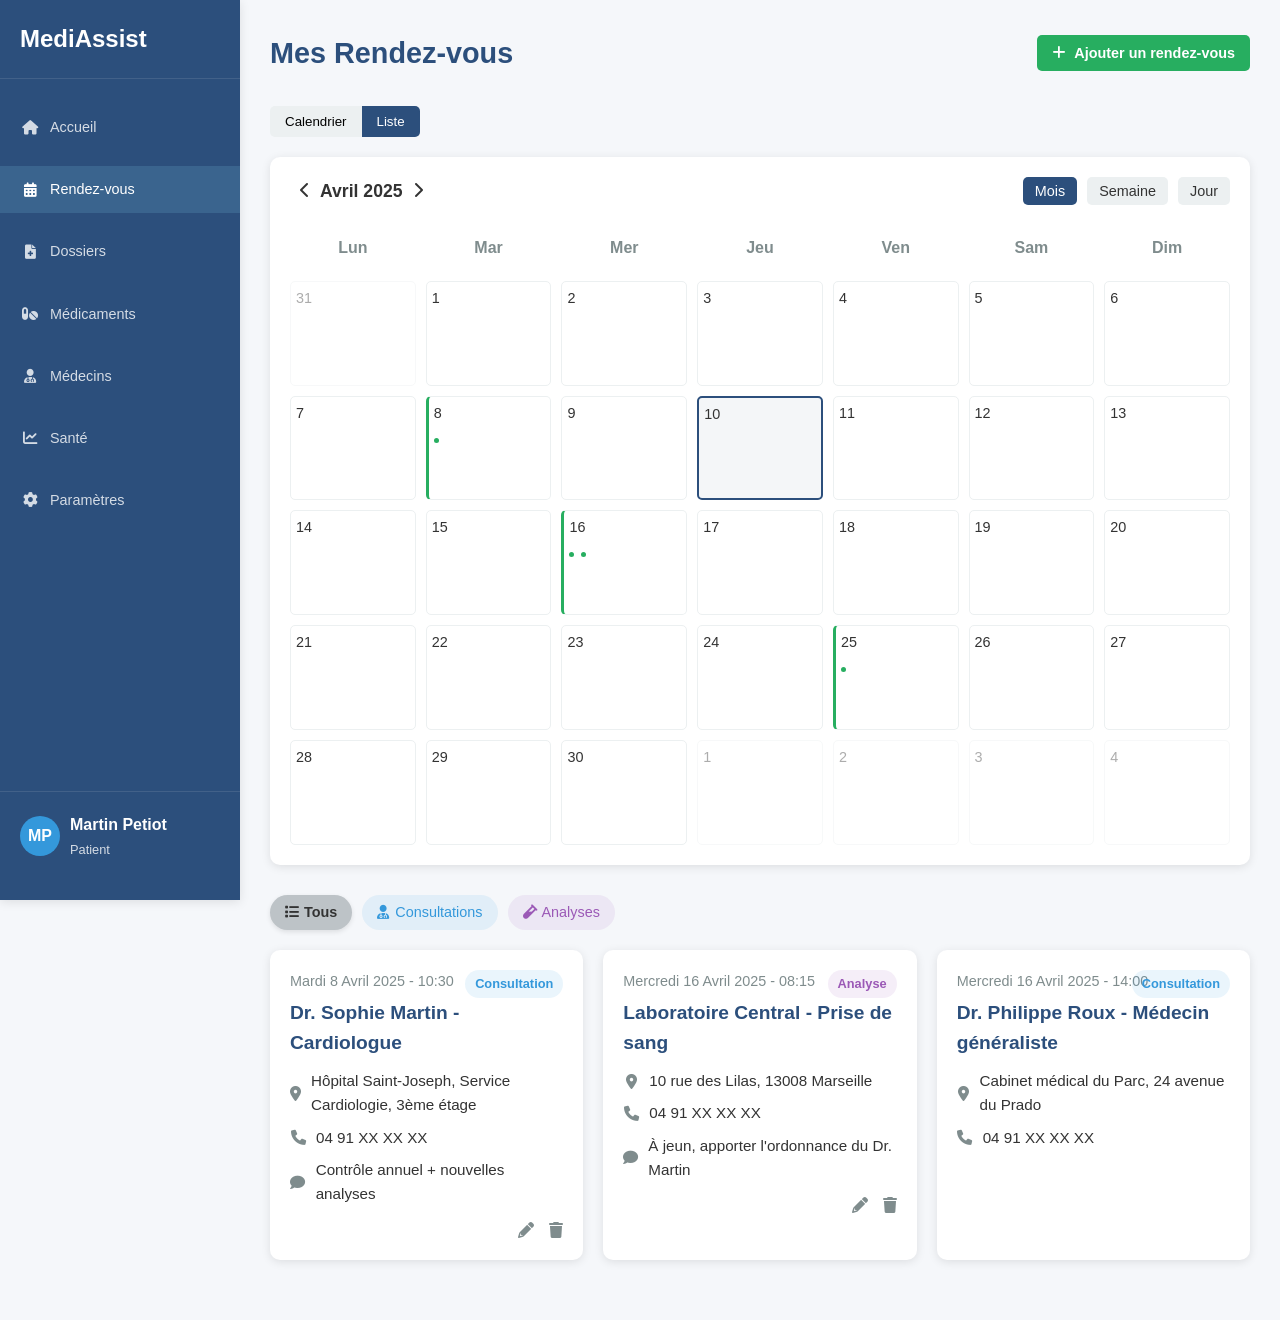
<file: appointments.html>
<!DOCTYPE html>
<html lang="fr">
<head>
    <meta charset="UTF-8">
    <meta name="viewport" content="width=device-width, initial-scale=1.0">
    <title>MediAssist - Mes Rendez-vous</title>
    <link rel="stylesheet" href="https://cdnjs.cloudflare.com/ajax/libs/font-awesome/6.0.0-beta3/css/all.min.css">
    <link rel="stylesheet" href="header.css">
    <link rel="stylesheet" href="footer.css">
    <style>
        :root {
            --primary: #2c4f7c;
            --primary-light: #3a648e;
            --primary-dark: #1e3a5f;
            --secondary: #3498db;
            --accent: #27ae60;
            --warning: #e67e22;
            --danger: #e74c3c;
            --grey-light: #f5f7fa;
            --grey: #ecf0f1;
            --grey-dark: #bdc3c7;
            --text: #333;
            --text-light: #7f8c8d;
            --white: #fff;
            --shadow: 0 2px 10px rgba(0,0,0,0.1);
        }

        * {
            margin: 0;
            padding: 0;
            box-sizing: border-box;
            font-family: 'Segoe UI', Tahoma, Geneva, Verdana, sans-serif;
        }
        
        body {
            background-color: var(--grey-light);
            color: var(--text);
            line-height: 1.6;
        }

        .app-container {
            display: flex;
            min-height: 100vh;
        }

        .sidebar {
            width: 240px;
            background-color: var(--primary);
            color: var(--white);
            padding: 20px 0;
            display: flex;
            flex-direction: column;
            position: fixed;
            height: 100vh;
            box-shadow: var(--shadow);
            z-index: 10;
        }

        .logo {
            padding: 0 20px 20px;
            border-bottom: 1px solid rgba(255,255,255,0.1);
            margin-bottom: 20px;
        }

        .logo h1 {
            font-size: 1.5rem;
            font-weight: 700;
        }

        .nav-menu {
            list-style: none;
            padding: 0;
        }

        .nav-item {
            margin-bottom: 5px;
        }

        .nav-link {
            display: flex;
            align-items: center;
            padding: 12px 20px;
            color: var(--white);
            text-decoration: none;
            transition: all 0.3s ease;
            opacity: 0.8;
        }

        .nav-link:hover, .nav-link.active {
            background-color: var(--primary-light);
            opacity: 1;
        }

        .nav-link i {
            margin-right: 10px;
            width: 20px;
            text-align: center;
        }

        .user-profile {
            margin-top: auto;
            padding: 20px;
            border-top: 1px solid rgba(255,255,255,0.1);
            display: flex;
            align-items: center;
        }

        .avatar {
            width: 40px;
            height: 40px;
            border-radius: 50%;
            background-color: var(--secondary);
            display: flex;
            align-items: center;
            justify-content: center;
            margin-right: 10px;
            font-weight: bold;
        }

        .user-info {
            flex: 1;
        }

        .user-name {
            font-weight: 600;
            margin-bottom: 2px;
        }

        .user-role {
            font-size: 0.8rem;
            opacity: 0.8;
        }

        .main-content {
            flex: 1;
            padding: 30px;
            margin-left: 240px;
        }

        .page-header {
            display: flex;
            justify-content: space-between;
            align-items: center;
            margin-bottom: 30px;
        }

        .page-title {
            font-size: 1.8rem;
            font-weight: 700;
            color: var(--primary);
        }

        .action-button {
            background-color: var(--accent);
            color: var(--white);
            border: none;
            border-radius: 5px;
            padding: 10px 15px;
            font-size: 0.9rem;
            font-weight: 600;
            cursor: pointer;
            display: flex;
            align-items: center;
            transition: background 0.3s ease;
        }

        .action-button i {
            margin-right: 8px;
        }

        .action-button:hover {
            background-color: #219653;
        }

        .appointments-container {
            display: grid;
            grid-template-columns: repeat(auto-fill, minmax(300px, 1fr));
            gap: 20px;
            margin-bottom: 30px;
        }

        .appointment-card {
            background-color: var(--white);
            border-radius: 10px;
            box-shadow: var(--shadow);
            padding: 20px;
            position: relative;
        }

        .appointment-date {
            font-size: 0.9rem;
            color: var(--text-light);
            margin-bottom: 5px;
        }

        .appointment-title {
            font-size: 1.2rem;
            font-weight: 600;
            margin-bottom: 10px;
            color: var(--primary);
        }

        .appointment-details {
            margin-bottom: 15px;
        }

        .appointment-detail {
            display: flex;
            align-items: center;
            margin-bottom: 8px;
            font-size: 0.95rem;
        }

        .appointment-detail i {
            margin-right: 10px;
            color: var(--text-light);
            width: 16px;
            text-align: center;
        }

        .appointment-actions {
            display: flex;
            justify-content: flex-end;
            margin-top: 15px;
        }

        .appointment-action {
            background: none;
            border: none;
            color: var(--text-light);
            margin-left: 15px;
            cursor: pointer;
            font-size: 1rem;
            transition: color 0.3s ease;
        }

        .appointment-action:hover {
            color: var(--primary);
        }

        .appointment-action.delete:hover {
            color: var(--danger);
        }

        .category-tag {
            position: absolute;
            top: 20px;
            right: 20px;
            padding: 4px 10px;
            border-radius: 20px;
            font-size: 0.8rem;
            font-weight: 600;
        }

        .category-consultation {
            background-color: rgba(52, 152, 219, 0.1);
            color: var(--secondary);
        }

        .category-analyse {
            background-color: rgba(155, 89, 182, 0.1);
            color: #9b59b6;
        }

        .empty-state {
            text-align: center;
            padding: 50px;
            background-color: var(--white);
            border-radius: 10px;
            box-shadow: var(--shadow);
        }

        .empty-icon {
            font-size: 3rem;
            color: var(--grey-dark);
            margin-bottom: 20px;
        }

        .empty-title {
            font-size: 1.2rem;
            font-weight: 600;
            margin-bottom: 10px;
            color: var(--text);
        }

        .empty-text {
            color: var(--text-light);
            margin-bottom: 20px;
        }

        /* Modal styles */
        .modal-backdrop {
            position: fixed;
            top: 0;
            left: 0;
            width: 100%;
            height: 100%;
            background-color: rgba(0, 0, 0, 0.5);
            display: flex;
            align-items: center;
            justify-content: center;
            z-index: 1000;
            opacity: 0;
            visibility: hidden;
            transition: opacity 0.3s ease, visibility 0.3s ease;
        }

        .modal-backdrop.active {
            opacity: 1;
            visibility: visible;
        }

        .modal {
            background-color: var(--white);
            border-radius: 10px;
            width: 90%;
            max-width: 500px;
            box-shadow: 0 10px 25px rgba(0, 0, 0, 0.2);
            transform: translateY(-20px);
            transition: transform 0.3s ease;
        }

        .modal-backdrop.active .modal {
            transform: translateY(0);
        }

        .modal-header {
            padding: 20px;
            border-bottom: 1px solid var(--grey);
            display: flex;
            justify-content: space-between;
            align-items: center;
        }

        .modal-title {
            font-size: 1.2rem;
            font-weight: 600;
            color: var(--primary);
        }

        .close-modal {
            background: none;
            border: none;
            font-size: 1.5rem;
            cursor: pointer;
            color: var(--text-light);
            transition: color 0.3s ease;
        }

        .close-modal:hover {
            color: var(--danger);
        }

        .modal-body {
            padding: 20px;
        }

        .form-group {
            margin-bottom: 20px;
        }

        .form-group label {
            display: block;
            margin-bottom: 8px;
            font-weight: 500;
            color: var(--text);
        }

        .form-control {
            width: 100%;
            padding: 12px 15px;
            border: 1px solid var(--grey-dark);
            border-radius: 5px;
            font-size: 1rem;
            transition: border 0.3s ease;
        }

        .form-control:focus {
            border-color: var(--primary);
            outline: none;
        }

        .radio-group {
            display: flex;
            gap: 15px;
        }

        .radio-option {
            display: flex;
            align-items: center;
        }

        .radio-option input {
            margin-right: 8px;
        }

        .modal-footer {
            padding: 15px 20px;
            border-top: 1px solid var(--grey);
            display: flex;
            justify-content: flex-end;
            gap: 10px;
        }

        .btn {
            padding: 10px 15px;
            border-radius: 5px;
            font-size: 0.9rem;
            font-weight: 600;
            cursor: pointer;
            transition: background 0.3s ease;
        }

        .btn-secondary {
            background-color: var(--grey);
            color: var(--text);
            border: none;
        }

        .btn-secondary:hover {
            background-color: var(--grey-dark);
        }

        .btn-primary {
            background-color: var(--primary);
            color: var(--white);
            border: none;
        }

        .btn-primary:hover {
            background-color: var(--primary-dark);
        }

        .calendar-view {
            background-color: var(--white);
            border-radius: 10px;
            box-shadow: var(--shadow);
            padding: 20px;
            margin-bottom: 30px;
        }

        .calendar-header {
            display: flex;
            justify-content: space-between;
            align-items: center;
            margin-bottom: 20px;
        }

        .calendar-nav {
            display: flex;
            align-items: center;
        }

        .calendar-nav-btn {
            background: none;
            border: none;
            font-size: 1rem;
            cursor: pointer;
            color: var(--text);
            margin: 0 10px;
        }

        .calendar-month {
            font-weight: 600;
            font-size: 1.1rem;
        }

        .calendar-view-options {
            display: flex;
            gap: 10px;
        }

        .view-option {
            padding: 6px 12px;
            border-radius: 5px;
            font-size: 0.9rem;
            background-color: var(--grey);
            color: var(--text);
            border: none;
            cursor: pointer;
            transition: background 0.3s ease;
        }

        .view-option.active {
            background-color: var(--primary);
            color: var(--white);
        }

        .calendar-grid {
            display: grid;
            grid-template-columns: repeat(7, 1fr);
            gap: 10px;
        }

        .calendar-day-name {
            text-align: center;
            font-weight: 600;
            padding: 10px 0;
            color: var(--text-light);
        }

        .calendar-day {
            aspect-ratio: 1.2;
            border: 1px solid var(--grey);
            border-radius: 5px;
            padding: 5px;
            position: relative;
            transition: background-color 0.3s ease;
        }

        .calendar-day:hover {
            background-color: var(--grey-light);
        }

        .day-number {
            font-weight: 500;
            font-size: 0.9rem;
        }

        .calendar-day.has-events {
            border-left: 3px solid var(--accent);
        }

        .event-indicator {
            height: 5px;
            width: 5px;
            border-radius: 50%;
            background-color: var(--accent);
            display: inline-block;
            margin-right: 2px;
        }

        .calendar-day.today {
            background-color: rgba(44, 79, 124, 0.05);
            border: 2px solid var(--primary);
        }

        .calendar-day.other-month {
            opacity: 0.4;
        }

        .toggle-view {
            margin-bottom: 20px;
        }

        .toggle-buttons {
            display: flex;
            background-color: var(--grey);
            border-radius: 5px;
            overflow: hidden;
            width: fit-content;
        }

        .toggle-btn {
            background: none;
            border: none;
            padding: 8px 15px;
            cursor: pointer;
            font-weight: 500;
        }

        .toggle-btn.active {
            background-color: var(--primary);
            color: var(--white);
        }

        /* Pills styles */
        .filter-pills {
            display: flex;
            gap: 10px;
            flex-wrap: wrap;
            margin-bottom: 20px;
        }

        .filter-pill {
            padding: 6px 15px;
            border-radius: 20px;
            font-size: 0.9rem;
            cursor: pointer;
            transition: all 0.3s ease;
            display: flex;
            align-items: center;
        }

        .filter-pill.all {
            background-color: var(--grey);
            color: var(--text);
        }

        .filter-pill.consultation {
            background-color: rgba(52, 152, 219, 0.1);
            color: var(--secondary);
        }

        .filter-pill.analyse {
            background-color: rgba(155, 89, 182, 0.1);
            color: #9b59b6;
        }

        .filter-pill.active {
            box-shadow: 0 2px 5px rgba(0,0,0,0.1);
            font-weight: 600;
        }

        .filter-pill.all.active {
            background-color: var(--grey-dark);
        }

        .filter-pill.consultation.active {
            background-color: rgba(52, 152, 219, 0.2);
        }

        .filter-pill.analyse.active {
            background-color: rgba(155, 89, 182, 0.2);
        }

        .filter-pill i {
            margin-right: 5px;
        }

        @media (max-width: 768px) {
            .sidebar {
                width: 60px;
                padding: 20px 0;
            }

            .logo h1, .nav-link span, .user-info {
                display: none;
            }

            .nav-link {
                justify-content: center;
                padding: 15px 0;
            }

            .nav-link i {
                margin-right: 0;
            }

            .user-profile {
                justify-content: center;
                padding: 10px;
            }

            .avatar {
                margin-right: 0;
            }

            .main-content {
                margin-left: 60px;
                padding: 20px;
            }

            .calendar-grid {
                gap: 5px;
            }

            .calendar-day-name, .day-number {
                font-size: 0.8rem;
            }
        }
    </style>
</head>
<body>
    <div class="app-container">
        <!-- Sidebar -->
        <aside class="sidebar">
            <div class="logo">
                <h1>MediAssist</h1>
            </div>
            <ul class="nav-menu">
                <li class="nav-item">
                    <a href="#" class="nav-link">
                        <i class="fas fa-home"></i>
                        <span>Accueil</span>
                    </a>
                </li>
                <li class="nav-item">
                    <a href="#" class="nav-link active">
                        <i class="fas fa-calendar-alt"></i>
                        <span>Rendez-vous</span>
                    </a>
                </li>
                <li class="nav-item">
                    <a href="#" class="nav-link">
                        <i class="fas fa-file-medical"></i>
                        <span>Dossiers</span>
                    </a>
                </li>
                <li class="nav-item">
                    <a href="#" class="nav-link">
                        <i class="fas fa-pills"></i>
                        <span>Médicaments</span>
                    </a>
                </li>
                <li class="nav-item">
                    <a href="#" class="nav-link">
                        <i class="fas fa-user-md"></i>
                        <span>Médecins</span>
                    </a>
                </li>
                <li class="nav-item">
                    <a href="#" class="nav-link">
                        <i class="fas fa-chart-line"></i>
                        <span>Santé</span>
                    </a>
                </li>
                <li class="nav-item">
                    <a href="#" class="nav-link">
                        <i class="fas fa-cog"></i>
                        <span>Paramètres</span>
                    </a>
                </li>
            </ul>
            <div class="user-profile">
                <div class="avatar">MP</div>
                <div class="user-info">
                    <div class="user-name">Martin Petiot</div>
                    <div class="user-role">Patient</div>
                </div>
            </div>
        </aside>

        <!-- Main Content -->
        <main class="main-content">
            <div class="page-header">
                <h1 class="page-title">Mes Rendez-vous</h1>
                <button class="action-button" id="add-appointment-btn">
                    <i class="fas fa-plus"></i> Ajouter un rendez-vous
                </button>
            </div>

            <!-- Toggle view buttons -->
            <div class="toggle-view">
                <div class="toggle-buttons">
                    <button class="toggle-btn" id="calendar-view-btn">Calendrier</button>
                    <button class="toggle-btn active" id="list-view-btn">Liste</button>
                </div>
            </div>

            <!-- Calendar view -->
            <div class="calendar-view hidden" id="calendar-container">
                <div class="calendar-header">
                    <div class="calendar-nav">
                        <button class="calendar-nav-btn"><i class="fas fa-chevron-left"></i></button>
                        <div class="calendar-month">Avril 2025</div>
                        <button class="calendar-nav-btn"><i class="fas fa-chevron-right"></i></button>
                    </div>
                    <div class="calendar-view-options">
                        <button class="view-option active">Mois</button>
                        <button class="view-option">Semaine</button>
                        <button class="view-option">Jour</button>
                    </div>
                </div>
                <div class="calendar-grid">
                    <div class="calendar-day-name">Lun</div>
                    <div class="calendar-day-name">Mar</div>
                    <div class="calendar-day-name">Mer</div>
                    <div class="calendar-day-name">Jeu</div>
                    <div class="calendar-day-name">Ven</div>
                    <div class="calendar-day-name">Sam</div>
                    <div class="calendar-day-name">Dim</div>
                    
                    <div class="calendar-day other-month">
                        <div class="day-number">31</div>
                    </div>
                    <div class="calendar-day">
                        <div class="day-number">1</div>
                    </div>
                    <div class="calendar-day">
                        <div class="day-number">2</div>
                    </div>
                    <div class="calendar-day">
                        <div class="day-number">3</div>
                    </div>
                    <div class="calendar-day">
                        <div class="day-number">4</div>
                    </div>
                    <div class="calendar-day">
                        <div class="day-number">5</div>
                    </div>
                    <div class="calendar-day">
                        <div class="day-number">6</div>
                    </div>
                    
                    <div class="calendar-day">
                        <div class="day-number">7</div>
                    </div>
                    <div class="calendar-day has-events">
                        <div class="day-number">8</div>
                        <div class="event-indicator"></div>
                    </div>
                    <div class="calendar-day">
                        <div class="day-number">9</div>
                    </div>
                    <div class="calendar-day today">
                        <div class="day-number">10</div>
                    </div>
                    <div class="calendar-day">
                        <div class="day-number">11</div>
                    </div>
                    <div class="calendar-day">
                        <div class="day-number">12</div>
                    </div>
                    <div class="calendar-day">
                        <div class="day-number">13</div>
                    </div>
                    
                    <div class="calendar-day">
                        <div class="day-number">14</div>
                    </div>
                    <div class="calendar-day">
                        <div class="day-number">15</div>
                    </div>
                    <div class="calendar-day has-events">
                        <div class="day-number">16</div>
                        <div class="event-indicator"></div>
                        <div class="event-indicator"></div>
                    </div>
                    <div class="calendar-day">
                        <div class="day-number">17</div>
                    </div>
                    <div class="calendar-day">
                        <div class="day-number">18</div>
                    </div>
                    <div class="calendar-day">
                        <div class="day-number">19</div>
                    </div>
                    <div class="calendar-day">
                        <div class="day-number">20</div>
                    </div>
                    
                    <div class="calendar-day">
                        <div class="day-number">21</div>
                    </div>
                    <div class="calendar-day">
                        <div class="day-number">22</div>
                    </div>
                    <div class="calendar-day">
                        <div class="day-number">23</div>
                    </div>
                    <div class="calendar-day">
                        <div class="day-number">24</div>
                    </div>
                    <div class="calendar-day has-events">
                        <div class="day-number">25</div>
                        <div class="event-indicator"></div>
                    </div>
                    <div class="calendar-day">
                        <div class="day-number">26</div>
                    </div>
                    <div class="calendar-day">
                        <div class="day-number">27</div>
                    </div>
                    
                    <div class="calendar-day">
                        <div class="day-number">28</div>
                    </div>
                    <div class="calendar-day">
                        <div class="day-number">29</div>
                    </div>
                    <div class="calendar-day">
                        <div class="day-number">30</div>
                    </div>
                    <div class="calendar-day other-month">
                        <div class="day-number">1</div>
                    </div>
                    <div class="calendar-day other-month">
                        <div class="day-number">2</div>
                    </div>
                    <div class="calendar-day other-month">
                        <div class="day-number">3</div>
                    </div>
                    <div class="calendar-day other-month">
                        <div class="day-number">4</div>
                    </div>
                </div>
            </div>

            <!-- List view -->
            <div id="list-container">
                <!-- Filter Pills -->
                <div class="filter-pills">
                    <div class="filter-pill all active" data-filter="all">
                        <i class="fas fa-list"></i> Tous
                    </div>
                    <div class="filter-pill consultation" data-filter="consultation">
                        <i class="fas fa-user-md"></i> Consultations
                    </div>
                    <div class="filter-pill analyse" data-filter="analyse">
                        <i class="fas fa-vial"></i> Analyses
                    </div>
                </div>
                
                <!-- Appointments List -->
                <div class="appointments-container" id="appointments-list">
                    <div class="appointment-card" data-category="consultation">
                        <div class="category-tag category-consultation">Consultation</div>
                        <div class="appointment-date">Mardi 8 Avril 2025 - 10:30</div>
                        <h3 class="appointment-title">Dr. Sophie Martin - Cardiologue</h3>
                        <div class="appointment-details">
                            <div class="appointment-detail">
                                <i class="fas fa-map-marker-alt"></i>
                                <span>Hôpital Saint-Joseph, Service Cardiologie, 3ème étage</span>
                            </div>
                            <div class="appointment-detail">
                                <i class="fas fa-phone"></i>
                                <span>04 91 XX XX XX</span>
                            </div>
                            <div class="appointment-detail">
                                <i class="fas fa-comment"></i>
                                <span>Contrôle annuel + nouvelles analyses</span>
                            </div>
                        </div>
                        <div class="appointment-actions">
                            <button class="appointment-action edit">
                                <i class="fas fa-pencil-alt"></i>
                            </button>
                            <button class="appointment-action delete">
                                <i class="fas fa-trash"></i>
                            </button>
                        </div>
                    </div>

                    <div class="appointment-card" data-category="analyse">
                        <div class="category-tag category-analyse">Analyse</div>
                        <div class="appointment-date">Mercredi 16 Avril 2025 - 08:15</div>
                        <h3 class="appointment-title">Laboratoire Central - Prise de sang</h3>
                        <div class="appointment-details">
                            <div class="appointment-detail">
                                <i class="fas fa-map-marker-alt"></i>
                                <span>10 rue des Lilas, 13008 Marseille</span>
                            </div>
                            <div class="appointment-detail">
                                <i class="fas fa-phone"></i>
                                <span>04 91 XX XX XX</span>
                            </div>
                            <div class="appointment-detail">
                                <i class="fas fa-comment"></i>
                                <span>À jeun, apporter l'ordonnance du Dr. Martin</span>
                            </div>
                        </div>
                        <div class="appointment-actions">
                            <button class="appointment-action edit">
                                <i class="fas fa-pencil-alt"></i>
                            </button>
                            <button class="appointment-action delete">
                                <i class="fas fa-trash"></i>
                            </button>
                        </div>
                    </div>

                    <div class="appointment-card" data-category="consultation">
                        <div class="category-tag category-consultation">Consultation</div>
                        <div class="appointment-date">Mercredi 16 Avril 2025 - 14:00</div>
                        <h3 class="appointment-title">Dr. Philippe Roux - Médecin généraliste</h3>
                        <div class="appointment-details">
                            <div class="appointment-detail">
                                <i class="fas fa-map-marker-alt"></i>
                                <span>Cabinet médical du Parc, 24 avenue du Prado</span>
                            </div>
                            <div class="appointment-detail">
                                <i class="fas fa-phone"></i>
                                <span>04 91 XX XX XX</span>
                            </div>
                            <div class
</file>
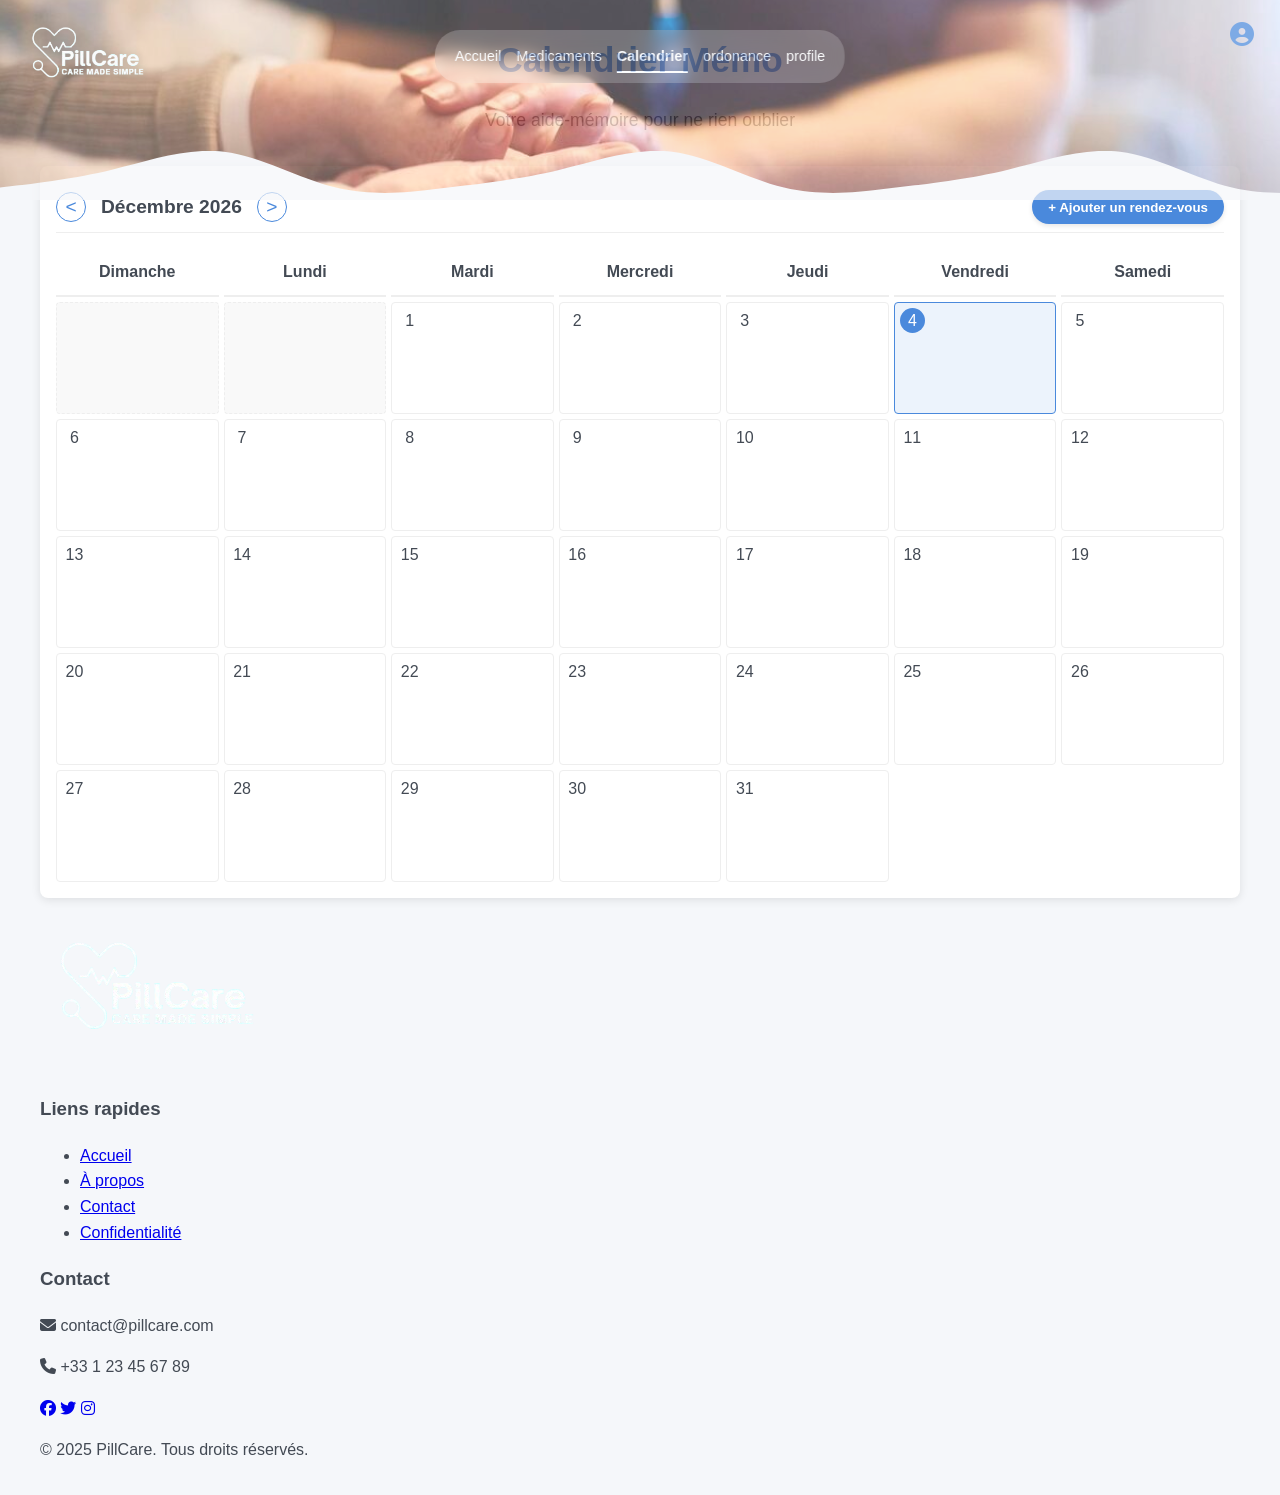
<file: calendrier.html>
<!DOCTYPE html>
<html lang="fr">
  <head>
    <meta charset="UTF-8" />
    <meta name="viewport" content="width=device-width, initial-scale=1.0" />
    <title>Calendrier Mémo - Aide-mémoire pour vos rendez-vous</title>
    <link
      rel="stylesheet"
      href="https://cdnjs.cloudflare.com/ajax/libs/font-awesome/6.5.0/css/all.min.css"
    />
    <link rel="stylesheet" href="calendrier.css" />
    <link rel="stylesheet" href="header.css" />
  </head>
  <body>
    <!--inclure header-->
    <header class="header">
      <div class="header-bg"></div>
      <div class="wave-container"></div>
      <div class="header-content">
        <div class="logo-container">
          <img src="logo.png" alt="PillCare Logo" class="logo-img" />
        </div>
        <nav class="top-nav">
          <a href="index.html" class="nav-item" data-page="home">Accueil</a>
          <a href="Medicament.html" class="nav-item" data-page="Medicament"
            >Medicaments</a
          >
          <a href="calendrier.html" class="nav-item active" data-page="calendar"
            >Calendrier</a
          >
          <a href="ordonance.html" class="nav-item" data-page="ordonance"
            >ordonance</a
          >
          <a href="profile.html" class="nav-item" data-page="profile"
            >profile</a
          >
        </nav>
        <div class="user-menu">
          <button id="user-btn"><i class="fas fa-user-circle"></i></button>
          <div class="dropdown-menu">
            <a href="settings.html"><i class="fas fa-cog"></i> Paramètres</a>
            <a href="#" class="theme-toggle" onclick="toggleTheme()"
              ><i class="fas fa-moon"></i> Thème</a
            >
            <a href="#" id="logout-btn"
              ><i class="fas fa-sign-out-alt"></i> Déconnexion</a
            >
          </div>
        </div>
        <button class="mobile-menu-btn">
          <span></span>
          <span></span>
          <span></span>
        </button>
      </div>
    </header>
    <div class="container">
      <div class="header1">
        <h1>Calendrier Mémo</h1>
        <p class="subtitle">Votre aide-mémoire pour ne rien oublier</p>
      </div>

      <div class="calendar-container">
        <div class="controls">
          <div class="month-selector">
            <button id="prevMonth">&lt;</button>
            <div class="current-month" id="currentMonth">Avril 2025</div>
            <button id="nextMonth">&gt;</button>
          </div>
          <button class="add-event-btn" id="addEventBtn">
            + Ajouter un rendez-vous
          </button>
        </div>

        <div class="calendar" id="calendar">
          <!-- Les jours de la semaine seront ajoutés dynamiquement -->
        </div>
      </div>
    </div>

    <!-- Modal pour ajouter/modifier un événement -->
    <div class="modal" id="eventModal">
      <div class="modal-content">
        <div class="modal-header">
          <h3 class="modal-title" id="modalTitle">Ajouter un rendez-vous</h3>
          <button class="close-modal" id="closeModal">&times;</button>
        </div>

        <form id="eventForm">
          <input type="hidden" id="eventDate" />
          <input type="hidden" id="eventId" />

          <div class="form-group">
            <label for="eventType">Type:</label>
            <select id="eventType">
              <option value="event">Rendez-vous médical</option>
              <option value="task">Tâche à faire</option>
            </select>
          </div>

          <div class="form-group">
            <label for="eventTitle">Titre:</label>
            <input
              type="text"
              id="eventTitle"
              placeholder="Ex: Docteur Martin"
              required
            />
          </div>

          <div class="form-group">
            <label for="eventTime">Heure:</label>
            <input type="time" id="eventTime" />
          </div>

          <div class="form-group">
            <label for="eventDescription">Description:</label>
            <textarea
              id="eventDescription"
              rows="2"
              placeholder="Détails supplémentaires"
            ></textarea>
          </div>

          <button
            type="button"
            class="toggle-notifications"
            id="toggleNotifications"
          >
            + Options de rappel
          </button>

          <div
            class="notification-settings notification-details"
            id="notificationDetails"
          >
            <h4 class="notification-title">Rappels</h4>

            <div class="checkbox-group">
              <input type="checkbox" id="emailNotification" checked />
              <label for="emailNotification">Email</label>
            </div>

            <div class="form-group">
              <input
                type="email"
                id="emailAddress"
                placeholder="Adresse email"
              />
            </div>

            <div class="checkbox-group">
              <input type="checkbox" id="smsNotification" checked />
              <label for="smsNotification">SMS</label>
            </div>

            <div class="form-group">
              <input
                type="tel"
                id="phoneNumber"
                placeholder="Numéro de téléphone"
              />
            </div>

            <div class="form-group">
              <label for="reminderTime">Rappeler:</label>
              <select id="reminderTime">
                <option value="15">15 minutes avant</option>
                <option value="30">30 minutes avant</option>
                <option value="60" selected>1 heure avant</option>
                <option value="120">2 heures avant</option>
                <option value="1440">1 jour avant</option>
              </select>
            </div>
          </div>

          <div class="form-buttons">
            <button type="button" class="delete-btn" id="deleteEventBtn">
              Supprimer
            </button>
            <button type="submit" class="save-btn">Enregistrer</button>
          </div>
        </form>
      </div>
    </div>
    <!--footer-->
    <footer>
      <div class="container">
        <div class="footer-content">
          <div class="footer-logo">
            <img src="logo.png" alt="PillCare Logo" />
          </div>
          <div class="footer-links">
            <h3>Liens rapides</h3>
            <ul>
              <li><a href="index.html">Accueil</a></li>
              <li><a href="about.html">À propos</a></li>
              <li><a href="contact.html">Contact</a></li>
              <li><a href="privacy.html">Confidentialité</a></li>
            </ul>
          </div>
          <div class="footer-contact">
            <h3>Contact</h3>
            <p><i class="fas fa-envelope"></i> contact@pillcare.com</p>
            <p><i class="fas fa-phone"></i> +33 1 23 45 67 89</p>
            <div class="social-icons">
              <a href="#"><i class="fab fa-facebook"></i></a>
              <a href="#"><i class="fab fa-twitter"></i></a>
              <a href="#"><i class="fab fa-instagram"></i></a>
            </div>
          </div>
        </div>
        <div class="footer-bottom">
          <p>&copy; 2025 PillCare. Tous droits réservés.</p>
        </div>
      </div>
    </footer>

    <script>
      document.addEventListener("DOMContentLoaded", function () {
        // Variables globales
        const calendar = document.getElementById("calendar");
        const currentMonthElem = document.getElementById("currentMonth");
        const prevMonthBtn = document.getElementById("prevMonth");
        const nextMonthBtn = document.getElementById("nextMonth");
        const addEventBtn = document.getElementById("addEventBtn");
        const eventModal = document.getElementById("eventModal");
        const closeModal = document.getElementById("closeModal");
        const eventForm = document.getElementById("eventForm");
        const modalTitle = document.getElementById("modalTitle");
        const deleteEventBtn = document.getElementById("deleteEventBtn");
        const toggleNotifications = document.getElementById(
          "toggleNotifications"
        );
        const notificationDetails = document.getElementById(
          "notificationDetails"
        );

        let currentDate = new Date();
        let selectedDate = null;
        let events = JSON.parse(localStorage.getItem("calendarEvents")) || [];

        // Noms des jours de la semaine et des mois
        const weekdays = [
          "Dimanche",
          "Lundi",
          "Mardi",
          "Mercredi",
          "Jeudi",
          "Vendredi",
          "Samedi",
        ];
        const months = [
          "Janvier",
          "Février",
          "Mars",
          "Avril",
          "Mai",
          "Juin",
          "Juillet",
          "Août",
          "Septembre",
          "Octobre",
          "Novembre",
          "Décembre",
        ];

        // Fonction pour basculer l'affichage des paramètres de notification
        toggleNotifications.addEventListener("click", function () {
          if (notificationDetails.style.display === "block") {
            notificationDetails.style.display = "none";
            toggleNotifications.textContent = "+ Options de rappel";
          } else {
            notificationDetails.style.display = "block";
            toggleNotifications.textContent = "- Masquer les options";
          }
        });

        // Fonction pour générer le calendrier
        function generateCalendar() {
          calendar.innerHTML = "";

          // Ajouter les entêtes de jour de la semaine
          weekdays.forEach((day) => {
            const weekdayElem = document.createElement("div");
            weekdayElem.className = "weekday";
            weekdayElem.textContent = day;
            calendar.appendChild(weekdayElem);
          });

          // Calculer le premier jour du mois
          const firstDay = new Date(
            currentDate.getFullYear(),
            currentDate.getMonth(),
            1
          );
          const lastDay = new Date(
            currentDate.getFullYear(),
            currentDate.getMonth() + 1,
            0
          );

          // Ajouter les jours vides avant le premier jour du mois
          for (let i = 0; i < firstDay.getDay(); i++) {
            const emptyDay = document.createElement("div");
            emptyDay.className = "day empty";
            calendar.appendChild(emptyDay);
          }

          // Ajouter les jours du mois
          for (let i = 1; i <= lastDay.getDate(); i++) {
            const dayElem = document.createElement("div");
            dayElem.className = "day";
            dayElem.setAttribute(
              "data-date",
              `${currentDate.getFullYear()}-${(currentDate.getMonth() + 1)
                .toString()
                .padStart(2, "0")}-${i.toString().padStart(2, "0")}`
            );
            dayElem.setAttribute(
              "data-weekday",
              weekdays[
                new Date(
                  currentDate.getFullYear(),
                  currentDate.getMonth(),
                  i
                ).getDay()
              ]
            );

            // Vérifier si c'est aujourd'hui
            const today = new Date();
            if (
              today.getDate() === i &&
              today.getMonth() === currentDate.getMonth() &&
              today.getFullYear() === currentDate.getFullYear()
            ) {
              dayElem.classList.add("today");
            }

            const dayNumber = document.createElement("span");
            dayNumber.className = "day-number";
            dayNumber.textContent = i;
            dayElem.appendChild(dayNumber);

            // Ajouter les événements pour ce jour
            const dayEvents = events.filter((event) => {
              const eventDate = new Date(event.date);
              return (
                eventDate.getDate() === i &&
                eventDate.getMonth() === currentDate.getMonth() &&
                eventDate.getFullYear() === currentDate.getFullYear()
              );
            });

            dayEvents.forEach((event) => {
              const eventElem = document.createElement("div");
              eventElem.className = event.type === "event" ? "event" : "task";

              let displayText = event.title;
              if (event.time) {
                displayText = `${event.time} - ${event.title}`;
              }

              eventElem.textContent = displayText;
              eventElem.setAttribute("data-id", event.id);
              eventElem.addEventListener("click", (e) => {
                e.stopPropagation();
                openEditEventModal(event);
              });

              dayElem.appendChild(eventElem);
            });

            // Ajouter l'événement click pour ajouter un nouvel événement
            dayElem.addEventListener("click", () => {
              const dateStr = dayElem.getAttribute("data-date");
              openAddEventModal(dateStr);
            });

            calendar.appendChild(dayElem);
          }

          // Mettre à jour l'affichage du mois courant
          currentMonthElem.textContent = `${
            months[currentDate.getMonth()]
          } ${currentDate.getFullYear()}`;
        }

        // Fonction pour ouvrir la modal d'ajout d'événement
        function openAddEventModal(dateStr) {
          selectedDate = dateStr;
          modalTitle.textContent = "Ajouter un rendez-vous";
          document.getElementById("eventId").value = "";
          document.getElementById("eventDate").value = dateStr;
          document.getElementById("eventType").value = "event";
          document.getElementById("eventTitle").value = "";
          document.getElementById("eventTime").value = "";
          document.getElementById("eventDescription").value = "";
          document.getElementById("emailAddress").value =
            localStorage.getItem("userEmail") || "";
          document.getElementById("phoneNumber").value =
            localStorage.getItem("userPhone") || "";
          deleteEventBtn.style.display = "none";

          // Cacher les détails de notification par défaut
          notificationDetails.style.display = "none";
          toggleNotifications.textContent = "+ Options de rappel";

          eventModal.style.display = "flex";
        }

        // Fonction pour ouvrir la modal d'édition d'événement
        function openEditEventModal(event) {
          selectedDate = event.date;
          modalTitle.textContent = "Modifier un rendez-vous";
          document.getElementById("eventId").value = event.id;
          document.getElementById("eventDate").value = event.date;
          document.getElementById("eventType").value = event.type;
          document.getElementById("eventTitle").value = event.title;
          document.getElementById("eventTime").value = event.time || "";
          document.getElementById("eventDescription").value =
            event.description || "";
          document.getElementById("emailNotification").checked =
            event.notifications?.email || true;
          document.getElementById("smsNotification").checked =
            event.notifications?.sms || true;
          document.getElementById("emailAddress").value =
            event.notifications?.emailAddress ||
            localStorage.getItem("userEmail") ||
            "";
          document.getElementById("phoneNumber").value =
            event.notifications?.phoneNumber ||
            localStorage.getItem("userPhone") ||
            "";
          document.getElementById("reminderTime").value =
            event.notifications?.reminderTime || "60";

          // Cacher les détails de notification par défaut
          notificationDetails.style.display = "none";
          toggleNotifications.textContent = "+ Options de rappel";

          deleteEventBtn.style.display = "block";

          eventModal.style.display = "flex";
        }

        // Fonction pour sauvegarder un événement
        function saveEvent(e) {
          e.preventDefault();

          const eventId =
            document.getElementById("eventId").value || Date.now().toString();
          const eventDate = document.getElementById("eventDate").value;
          const eventType = document.getElementById("eventType").value;
          const eventTitle = document.getElementById("eventTitle").value;
          const eventTime = document.getElementById("eventTime").value;
          const eventDescription =
            document.getElementById("eventDescription").value;

          // Sauvegarde des informations de contact pour les futures utilisations
          const emailAddress = document.getElementById("emailAddress").value;
          const phoneNumber = document.getElementById("phoneNumber").value;
          localStorage.setItem("userEmail", emailAddress);
          localStorage.setItem("userPhone", phoneNumber);

          const newEvent = {
            id: eventId,
            date: eventDate,
            type: eventType,
            title: eventTitle,
            time: eventTime,
            description: eventDescription,
            notifications: {
              email: document.getElementById("emailNotification").checked,
              sms: document.getElementById("smsNotification").checked,
              emailAddress: emailAddress,
              phoneNumber: phoneNumber,
              reminderTime: document.getElementById("reminderTime").value,
            },
          };

          // Si c'est un événement existant, le mettre à jour
          const existingEventIndex = events.findIndex(
            (event) => event.id === eventId
          );
          if (existingEventIndex !== -1) {
            events[existingEventIndex] = newEvent;
          } else {
            // Sinon, ajouter le nouvel événement
            events.push(newEvent);
          }

          // Sauvegarder dans localStorage
          localStorage.setItem("calendarEvents", JSON.stringify(events));

          // Simuler l'envoi vers un serveur pour les notifications
          if (newEvent.notifications.email || newEvent.notifications.sms) {
            scheduleNotification(newEvent);
          }

          // Fermer la modal et rafraîchir le calendrier
          eventModal.style.display = "none";
          generateCalendar();
        }

        // Fonction pour supprimer un événement
        function deleteEvent() {
          const eventId = document.getElementById("eventId").value;
          events = events.filter((event) => event.id !== eventId);
          localStorage.setItem("calendarEvents", JSON.stringify(events));
          eventModal.style.display = "none";
          generateCalendar();
        }

        // Fonction pour planifier une notification (simulation)
        function scheduleNotification(event) {
          console.log(
            `Notification planifiée pour: ${event.title} le ${event.date} à ${event.time}`
          );

          // Cette partie serait normalement gérée par un serveur
          // Dans une vraie application, cela enverrait les données à un serveur
          // qui gérerait l'envoi des SMS et emails aux moments appropriés

          // Pour l'exemple, nous simulons une notification immédiate
          if (event.notifications.email && event.notifications.emailAddress) {
            // Simule l'envoi d'un email
            console.log(`Email envoyé à ${event.notifications.emailAddress}`);
            alert(
              `Simulation: Un email de rappel serait envoyé à ${event.notifications.emailAddress} pour "${event.title}"`
            );
          }

          if (event.notifications.sms && event.notifications.phoneNumber) {
            // Simule l'envoi d'un SMS
            console.log(`SMS envoyé à ${event.notifications.phoneNumber}`);
            alert(
              `Simulation: Un SMS de rappel serait envoyé au ${event.notifications.phoneNumber} pour "${event.title}"`
            );
          }
        }

        // Événements d'écoute
        prevMonthBtn.addEventListener("click", () => {
          currentDate.setMonth(currentDate.getMonth() - 1);
          generateCalendar();
        });

        nextMonthBtn.addEventListener("click", () => {
          currentDate.setMonth(currentDate.getMonth() + 1);
          generateCalendar();
        });

        addEventBtn.addEventListener("click", () => {
          const today = new Date();
          const dateStr = `${today.getFullYear()}-${(today.getMonth() + 1)
            .toString()
            .padStart(2, "0")}-${today.getDate().toString().padStart(2, "0")}`;
          openAddEventModal(dateStr);
        });

        closeModal.addEventListener("click", () => {
          eventModal.style.display = "none";
        });

        eventForm.addEventListener("submit", saveEvent);
        deleteEventBtn.addEventListener("click", deleteEvent);

        // Fermer la modal si on clique en dehors
        window.addEventListener("click", (e) => {
          if (e.target === eventModal) {
            eventModal.style.display = "none";
          }
        });

        // Initialiser le calendrier
        generateCalendar();

        // Gestion des onglets de filtrage des rendez-vous
        const tabButtons = document.querySelectorAll(".tab-btn");
        const appointmentCards = document.querySelectorAll(".appointment-card");

        tabButtons.forEach((button) => {
          button.addEventListener("click", () => {
            // Activer le bouton cliqué
            tabButtons.forEach((btn) => btn.classList.remove("active"));
            button.classList.add("active");

            // Filtrer les cartes
            const filter = button.getAttribute("data-filter");
            appointmentCards.forEach((card) => {
              if (
                filter === "all" ||
                card.getAttribute("data-type") === filter
              ) {
                card.style.display = "block";
              } else {
                card.style.display = "none";
              }
            });
          });
        });

        // Gestion des boutons d'édition sur les cartes
        document
          .querySelectorAll(".appointment-card .edit-btn")
          .forEach((btn) => {
            btn.addEventListener("click", () => {
              const eventId = btn.getAttribute("data-id");
              // Trouver l'événement correspondant dans les données chargées
              const event = events.find((e) => e.id === eventId);
              if (event) {
                openEditEventModal(event);
              }
            });
          });

        // Gestion des boutons de suppression sur les cartes
        document
          .querySelectorAll(".appointment-card .delete-btn")
          .forEach((btn) => {
            btn.addEventListener("click", () => {
              const eventId = btn.getAttribute("data-id");
              const eventTitle = btn.getAttribute("data-title");

              if (
                confirm(
                  `Êtes-vous sûr de vouloir supprimer le rendez-vous "${eventTitle}" ?`
                )
              ) {
                const formData = new FormData();
                formData.append("action", "deleteEvent");
                formData.append("id", eventId);
                formData.append("titre", eventTitle);

                fetch("calendrier.php", {
                  method: "POST",
                  body: formData,
                })
                  .then((response) => response.json())
                  .then((data) => {
                    if (data.success) {
                      // Recharger la page pour actualiser la liste des rendez-vous
                      window.location.reload();
                    } else {
                      alert(
                        "Une erreur est survenue lors de la suppression du rendez-vous."
                      );
                    }
                  })
                  .catch((error) => {
                    console.error("Erreur:", error);
                    alert("Une erreur est survenue. Veuillez réessayer.");
                  });
              }
            });
          });
      });
    </script>
    <script src="app.js"></script>
  </body>
</html>
</file>
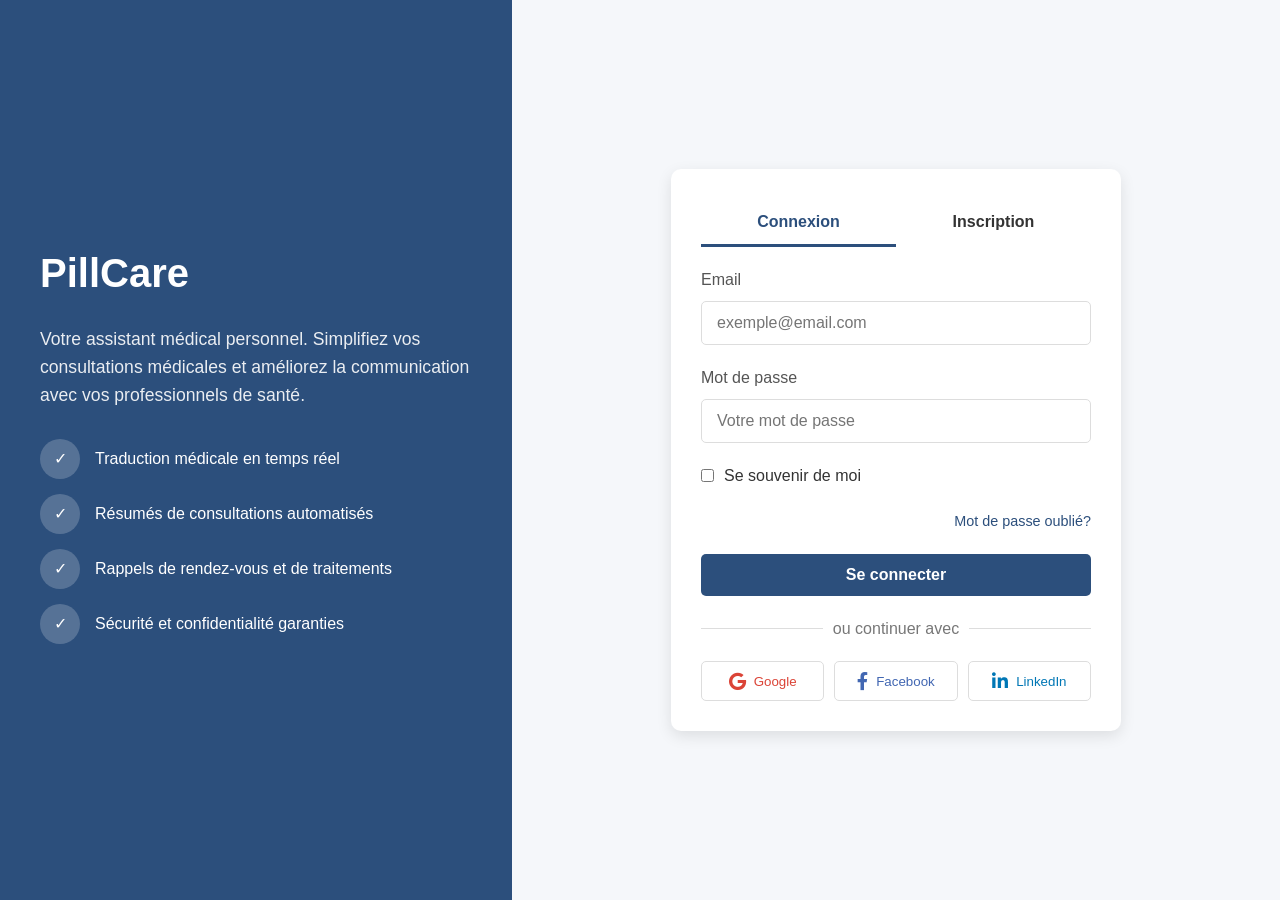
<file: login.html>
<!DOCTYPE html>
<html lang="fr">
  <head>
    <meta charset="UTF-8" />
    <meta name="viewport" content="width=device-width, initial-scale=1.0" />
    <title>PillCare - Authentification</title>
    <link rel="stylesheet" href="login.css" />

    <link
      rel="stylesheet"
      href="https://cdnjs.cloudflare.com/ajax/libs/font-awesome/6.0.0-beta3/css/all.min.css"
    />
  </head>
  <body>
    <div class="container">
      <div class="sidebar">
        <h1>PillCare</h1>
        <p>
          Votre assistant médical personnel. Simplifiez vos consultations
          médicales et améliorez la communication avec vos professionnels de
          santé.
        </p>

        <div class="feature">
          <div class="feature-icon">✓</div>
          <div>Traduction médicale en temps réel</div>
        </div>
        <div class="feature">
          <div class="feature-icon">✓</div>
          <div>Résumés de consultations automatisés</div>
        </div>
        <div class="feature">
          <div class="feature-icon">✓</div>
          <div>Rappels de rendez-vous et de traitements</div>
        </div>
        <div class="feature">
          <div class="feature-icon">✓</div>
          <div>Sécurité et confidentialité garanties</div>
        </div>
      </div>

      <div class="main">
        <div class="auth-container">
          <div class="tabs">
            <div class="tab active" id="login-tab">Connexion</div>
            <div class="tab" id="signup-tab">Inscription</div>
          </div>

          <!-- Connexion -->
          <div class="form-container" id="login-form">
            <div class="form-group">
              <label for="login-email">Email</label>
              <input
                type="email"
                id="login-email"
                placeholder="exemple@email.com"
              />
            </div>
            <div class="form-group">
              <label for="login-password">Mot de passe</label>
              <input
                type="password"
                id="login-password"
                placeholder="Votre mot de passe"
              />
            </div>
            <div class="checkbox-group">
              <input type="checkbox" id="remember-me" />
              <label for="remember-me">Se souvenir de moi</label>
            </div>
            <div class="forgot-password">
              <a href="#">Mot de passe oublié?</a>
            </div>
            <button class="btn" id="login-btn">Se connecter</button>

            <div class="separator">ou continuer avec</div>

            <div class="social-login">
              <button class="social-btn google">
                <i class="fab fa-google"></i> Google
              </button>
              <button class="social-btn facebook">
                <i class="fab fa-facebook-f"></i> Facebook
              </button>
              <button class="social-btn linkedin">
                <i class="fab fa-linkedin-in"></i> LinkedIn
              </button>
            </div>
          </div>

          <!-- Inscription -->
          <div class="form-container hidden" id="signup-form">
            <div class="form-group">
              <label for="signup-name">Nom complet</label>
              <input type="text" id="signup-name" placeholder="Votre nom" />
            </div>
            <div class="form-group">
              <label for="signup-email">Email</label>
              <input
                type="email"
                id="signup-email"
                placeholder="exemple@email.com"
              />
            </div>
            <div class="form-group">
              <label for="signup-password">Mot de passe</label>
              <input
                type="password"
                id="signup-password"
                placeholder="Créer un mot de passe"
              />
            </div>
            <div class="form-group">
              <label for="signup-confirm-password"
                >Confirmer le mot de passe</label
              >
              <input
                type="password"
                id="signup-confirm-password"
                placeholder="Confirmer votre mot de passe"
              />
            </div>
            <button class="btn" id="signup-btn">S'inscrire</button>
          </div>
        </div>
      </div>
    </div>

    <script>
      const loginTab = document.getElementById("login-tab");
      const signupTab = document.getElementById("signup-tab");
      const loginForm = document.getElementById("login-form");
      const signupForm = document.getElementById("signup-form");

      loginTab.addEventListener("click", () => {
        loginTab.classList.add("active");
        signupTab.classList.remove("active");
        loginForm.classList.remove("hidden");
        signupForm.classList.add("hidden");
      });

      signupTab.addEventListener("click", () => {
        signupTab.classList.add("active");
        loginTab.classList.remove("active");
        signupForm.classList.remove("hidden");
        loginForm.classList.add("hidden");
      });
    </script>
  </body>
</html>
</file>
<file: header.css>
/* Header avec image de fond et effet ondulé */
 .header {
    top: 0%;
    height: 20vh;
    min-height: 200px;
    position: absolute;
    width: 100%;
    background-image: url("pic1.jpg");
    background-size: cover;
    background-position: center;
    background-blend-mode: overlay;
    z-index: 1000;
    overflow: hidden;
    opacity: 0.7; 
  }
    
    /* Nouvel effet ondulé */
    .header::after {   
      content: "";
      width: 100%;
      height: 50px;
      position: absolute;
      bottom: -0.3%;
      left: 0;
      background-size: auto;
      background-repeat: repeat no-repeat;
      background-position: 70vw bottom;
      background-image: url("data:image/svg+xml;utf8,<svg viewBox='0 0 1200 134' fill='none' xmlns='http://www.w3.org/2000/svg'><path d='M0 98L50 92C100 86 200 74 300 50C400 26 500 -10 600 2C700 14 800 74 900 98C1000 122 1100 110 1150 104L1200 98V134H1150C1100 134 1000 134 900 134C800 134 700 134 600 134C500 134 400 134 300 134C200 134 100 134 50 134H0V98Z' fill='%23f5f7fa'/></svg>");
    }
    
    /* Contenu du header */
    .header-content {
      position: relative;
      z-index: 3;
      padding: 20px;
      display: flex;
      justify-content: space-between;
      align-items: flex-start;
      height: 100%;
    }
    
    /* Logo */
    .logo-container {
      display: flex;
      align-items: center;
      gap: 10px;
    }
    
    .logo-img {
      height: 80px;
      width: auto;
      filter: drop-shadow(0 2px 4px rgba(0, 0, 0, 0.3));
    }
    
   
    /* Barre de navigation en haut - Version alignée en haut */
  .top-nav {
    display: flex;
    justify-content: center; /* Conserve le centrage horizontal des éléments */
    gap: 15px;
    background: rgba(255, 255, 255, 0.2);
    backdrop-filter: blur(10px);
    -webkit-backdrop-filter: blur(10px);
    padding: 10px 20px;
    border-radius: 25px;
    width: fit-content;
    /* Supprimez margin: auto */
    position: absolute; /* Ajoutez cette ligne */
    top: 30px; /* Ajustez cette valeur selon vos besoins */
    left: 50%; /* Centre horizontalement */
    transform: translateX(-50%); /* Centre parfaitement */
    z-index: 10; /* Assure qu'elle est au-dessus des autres éléments */
  }
    .nav-item {
      color: white;
      text-decoration: none;
      font-weight: 500;
      font-size: 0.9rem;
      padding: 5px 0;
      position: relative;
    }
    
    .nav-item.active {
      font-weight: 600;
    }
    
    .nav-item.active::after {
      content: "";
      position: absolute;
      bottom: 0;
      left: 0;
      width: 100%;
      height: 2px;
      background: white;
    }
    .user-menu {
      position: relative;
  }
  
  #user-btn {
      background: none;
      border: none;
      cursor: pointer;
      font-size: 1.5rem;
      color: var(--primary-color);
  }
  
  .dropdown-menu {
      position: absolute;
      top: 100%;
      right: 0;
      background-color: var(--white);
      box-shadow: var(--shadow);
      border-radius: var(--border-radius);
      width: 200px;
      display: none;
      z-index: 100;
  }
  
  .user-menu:hover .dropdown-menu {
      display: block;
  }
  
  .dropdown-menu a {
      display: block;
      padding: 10px 15px;
      text-decoration: none;
      color: var(--text-color);
      transition: var(--transition);
  }
  
  .dropdown-menu a:hover {
      background-color: var(--bg-color);
      color: var(--primary-color);
  }
  
  .mobile-menu-btn {
      display: none;
      background: none;
      border: none;
      cursor: pointer;
  }
  
  .mobile-menu-btn span {
      display: block;
      width: 25px;
      height: 3px;
      background-color: var(--text-color);
      margin: 5px 0;
  }
</file>
<file: footer.css>
/* Footer */
footer {
  background-color: #211D3C;
  padding: 60px 0 0;
  margin-top: 80px;
  color: #fceeff;
  font-family: 'Segoe UI', Tahoma, Geneva, Verdana, sans-serif;
}

.footer-content {
  display: grid;
  grid-template-columns: repeat(auto-fit, minmax(220px, 1fr));
  gap: 40px;
  padding-bottom: 40px;
  max-width: 1200px;
  margin: auto;
}

.footer-logo {
  display: flex;
  flex-direction: column;
  align-items: flex-start;
}

.footer-logo img {
  height: 90px;
  width: auto;
  filter: drop-shadow(0 3px 6px rgba(0, 0, 0, 0.3));
  margin-bottom: 15px;
}

.footer-links h3,
.footer-contact h3 {
  margin-bottom: 20px;
  font-size: 1.4rem;
  color: #ffffff;
  border-bottom: 2px solid #ffffff;
  display: inline-block;
  padding-bottom: 5px;
}

.footer-links ul {
  list-style: none;
  padding: 0;
}

.footer-links ul li {
  margin-bottom: 12px;
}

.footer-links ul li a {
  text-decoration: none;
  color: #f3d8ff;
  transition: all 0.3s ease;
  font-weight: 500;
}

.footer-links ul li a:hover {
  color: #ffffff;
  padding-left: 5px;
}

.footer-contact p {
  margin-bottom: 12px;
  color: #f3d8ff;
  font-weight: 500;
}

.footer-contact p i {
  margin-right: 10px;
  color: #ffffff;
}

.social-icons {
  margin-top: 25px;
}

.social-icons a {
  display: inline-block;
  width: 42px;
  height: 42px;
  background-color: #e9d4f7;
  border-radius: 50%;
  text-align: center;
  line-height: 42px;
  margin-right: 10px;
  color: #211D3C;
  transition: background-color 0.3s ease, transform 0.3s ease;
  font-size: 1.1rem;
}

.social-icons a:hover {
  background-color: #ffffff;
  color: #745270;
  transform: scale(1.1);
}

.footer-bottom {
  text-align: center;
  padding: 25px 0;
  border-top: 1px solid #e9d4f7;
  font-size: 0.95rem;
  background-color: rgba(255, 255, 255, 0.05);
  color: #fceeff;
}

/* Responsive Design */
@media screen and (max-width: 768px) {
  .footer-content {
    grid-template-columns: 1fr;
    text-align: center;
  }

  .footer-logo {
    align-items: center;
  }

  .footer-links h3,
  .footer-contact h3 {
    border: none;
  }

  .footer-links ul li a:hover {
    padding-left: 0;
    color: #ffffff;
  }
}
</file>
<file: calendrier.css>
/* Styles généraux */
:root {
  --primary-color: #4a89dc;
  --secondary-color: #5d9cec;
  --success-color: #37bc9b;
  --danger-color: #da4453;
  --warning-color: #f6bb42;
  --info-color: #3bafda;
  --purple-color: #967adc;
  --dark-color: #434a54;
  --light-color: #f5f7fa;
  --border-radius: 8px;
  --box-shadow: 0 2px 10px rgba(0,0,0,0.1);
  --transition: all 0.3s ease;
}

body {
  font-family: 'Segoe UI', Tahoma, Geneva, Verdana, sans-serif;
  background-color: #f5f7fa;
  color: #434a54;
  line-height: 1.6;
  margin: 0;
  padding: 0;
}

.container {
  max-width: 1200px;
  margin: 2rem auto;
  padding: 0 15px;
}

/* En-tête de page */
.header1 {
  text-align: center;
  margin-bottom: 2rem;
  animation: fadeIn 1s ease;
}

.header1 h1 {
  color: var(--primary-color);
  margin-bottom: 0.5rem;
  font-size: 2.2rem;
}

.subtitle {
  color: var(--dark-color);
  font-size: 1.1rem;
  opacity: 0.8;
}

/* Container du calendrier */
.calendar-container {
  background-color: white;
  border-radius: var(--border-radius);
  box-shadow: var(--box-shadow);
  margin-bottom: 2rem;
  padding: 1rem;
  overflow: hidden;
  animation: slideInUp 0.5s ease;
}

/* Contrôles du calendrier */
.controls {
  display: flex;
  justify-content: space-between;
  align-items: center;
  margin-bottom: 1rem;
  padding: 0.5rem 0;
  border-bottom: 1px solid #eee;
}

.month-selector {
  display: flex;
  align-items: center;
}

.month-selector button {
  background-color: transparent;
  border: 1px solid var(--primary-color);
  color: var(--primary-color);
  width: 30px;
  height: 30px;
  border-radius: 50%;
  cursor: pointer;
  display: flex;
  align-items: center;
  justify-content: center;
  font-size: 1.2rem;
  transition: var(--transition);
}

.month-selector button:hover {
  background-color: var(--primary-color);
  color: white;
}

.current-month {
  margin: 0 15px;
  font-weight: bold;
  font-size: 1.2rem;
  color: var(--dark-color);
}

.add-event-btn {
  background-color: var(--primary-color);
  color: white;
  border: none;
  padding: 0.6rem 1rem;
  border-radius: 20px;
  cursor: pointer;
  font-weight: 600;
  display: flex;
  align-items: center;
  transition: var(--transition);
  box-shadow: 0 2px 5px rgba(0, 0, 0, 0.1);
}

.add-event-btn:hover {
  background-color: var(--secondary-color);
  transform: translateY(-2px);
  box-shadow: 0 4px 8px rgba(0, 0, 0, 0.15);
}

/* Calendrier */
.calendar {
  display: grid;
  grid-template-columns: repeat(7, 1fr);
  gap: 5px;
}

.weekday {
  text-align: center;
  font-weight: bold;
  padding: 10px 0;
  color: var(--dark-color);
  border-bottom: 2px solid #eee;
}

.day {
  min-height: 100px;
  padding: 5px;
  border: 1px solid #eee;
  border-radius: 4px;
  transition: var(--transition);
  position: relative;
}

.day:hover {
  background-color: rgba(74, 137, 220, 0.05);
  border-color: var(--primary-color);
}

.day.today {
  background-color: rgba(74, 137, 220, 0.1);
  border: 1px solid var(--primary-color);
}

.day-number {
  display: inline-block;
  width: 25px;
  height: 25px;
  text-align: center;
  line-height: 25px;
  border-radius: 50%;
}

.today .day-number {
  background-color: var(--primary-color);
  color: white;
}

.empty {
  background-color: #f9f9f9;
  border: 1px dashed #eee;
}

/* Événements dans le calendrier */
.event, .task, .reminder {
  margin-top: 5px;
  padding: 3px 6px;
  border-radius: 3px;
  font-size: 0.85rem;
  white-space: nowrap;
  overflow: hidden;
  text-overflow: ellipsis;
  cursor: pointer;
  transition: var(--transition);
}

.event {
  background-color: var(--primary-color);
  color: white;
}

.task {
  background-color: var(--warning-color);
  color: white;
}

.reminder {
  background-color: var(--info-color);
  color: white;
}

.event:hover, .task:hover, .reminder:hover {
  transform: translateY(-2px);
  box-shadow: 0 2px 5px rgba(0, 0, 0, 0.1);
}

/* Section des rendez-vous à venir */
.upcoming-appointments {
  background-color: white;
  border-radius: var(--border-radius);
  box-shadow: var(--box-shadow);
  padding: 1.5rem;
  margin-bottom: 2rem;
  animation: fadeIn 1s ease;
}

.appointment-tabs {
  display: flex;
  gap: 10px;
  margin-bottom: 1.5rem;
  border-bottom: 1px solid #eee;
  padding-bottom: 0.5rem;
}

.tab-btn {
  background: none;
  border: none;
  padding: 0.6rem 1.2rem;
  font-size: 0.95rem;
  border-radius: 20px;
  cursor: pointer;
  display: flex;
  align-items: center;
  gap: 8px;
  transition: var(--transition);
  color: var(--dark-color);
  font-weight: 500;
}

.tab-btn i {
  font-size: 1rem;
}

.tab-btn:hover {
  background-color: #f5f7fa;
}

.tab-btn active {
  background-color: var(--primary-color);
  color: white;
}

.appointment-cards {
  display: grid;
  grid-template-columns: repeat(auto-fill, minmax(300px, 1fr));
  gap: 1.5rem;
}

.appointment-card {
  background-color: white;
  border-radius: var(--border-radius);
  box-shadow: 0 3px 10px rgba(0,0,0,0.08);
  overflow: hidden;
  transition: var(--transition);
  border-top: 4px solid var(--primary-color);
  position: relative;
  padding: 1.2rem;
}

.appointment-card:hover {
  transform: translateY(-5px);
  box-shadow: 0 5px 15px rgba(0,0,0,0.1);
}

.appointment-card[data-type="medical"] {
  border-top-color: var(--primary-color);
}

.appointment-card[data-type="analysis"] {
  border-top-color: var(--purple-color);
}

.appointment-card[data-type="task"] {
  border-top-color: var(--warning-color);
}

.appointment-card[data-type="reminder"] {
  border-top-color: var(--info-color);
}

.card-header {
  display: flex;
  justify-content: space-between;
  align-items: center;
  margin-bottom: 1rem;
}

.card-date {
  font-size: 0.9rem;
  color: #666;
}

.card-badge {
  padding: 4px 10px;
  border-radius: 12px;
  font-size: 0.75rem;
  font-weight: 600;
  text-transform: uppercase;
}

.card-badge.consultation {
  background-color: rgba(74, 137, 220, 0.1);
  color: var(--primary-color);
}

.card-badge.analyse {
  background-color: rgba(150, 122, 220, 0.1);
  color: var(--purple-color);
}

.card-title {
  margin-top: 0;
  margin-bottom: 1rem;
  color: var(--dark-color);
  font-size: 1.1rem;
}

.card-info {
  display: flex;
  align-items: center;
  gap: 8px;
  margin-bottom: 0.7rem;
  font-size: 0.9rem;
  color: #666;
}

.card-info i {
  color: var(--dark-color);
  width: 16px;
}

.card-notes {
  background-color: #f9f9f9;
  padding: 0.7rem;
  border-radius: 6px;
  margin-top: 1rem;
  font-size: 0.9rem;
  color: #666;
  display: flex;
  gap: 8px;
}

.card-notes i {
  color: var(--dark-color);
}

.card-actions {
  display: flex;
  justify-content: flex-end;
  gap: 8px;
  margin-top: 1rem;
}

.edit-btn, .delete-btn {
  background: none;
  border: none;
  width: 30px;
  height: 30px;
  border-radius: 50%;
  display: flex;
  align-items: center;
  justify-content: center;
  cursor: pointer;
  transition: var(--transition);
  color: #777;
}

.edit-btn {
  background-color: rgba(74, 137, 220, 0.1);
}

.delete-btn {
  background-color: rgba(218, 68, 83, 0.1);
}

.edit-btn:hover {
  background-color: var(--primary-color);
  color: white;
}

.delete-btn:hover {
  background-color: var(--danger-color);
  color: white;
}

.no-appointments {
  grid-column: 1 / -1;
  text-align: center;
  padding: 2rem;
  color: #777;
  font-style: italic;
  background-color: #f9f9f9;
  border-radius: var(--border-radius);
}

/* Modal d'événement */
.modal {
  display: none;
  position: fixed;
  top: 0;
  left: 0;
  width: 100%;
  height: 100%;
  background-color: rgba(0, 0, 0, 0.5);
  z-index: 1000;
  justify-content: center;
  align-items: center;
  animation: fadeIn 0.3s ease;
}

.modal-content {
  background-color: white;
  border-radius: var(--border-radius);
  box-shadow: 0 5px 20px rgba(0, 0, 0, 0.2);
  width: 90%;
  max-width: 500px;
  max-height: 90vh;
  overflow-y: auto;
  animation: zoomIn 0.3s ease;
}

.modal-header {
  display: flex;
  justify-content: space-between;
  align-items: center;
  padding: 1rem 1.5rem;
  border-bottom: 1px solid #eee;
}

.modal-title {
  margin: 0;
  color: var(--primary-color);
}

.close-modal {
  background: none;
  border: none;
  font-size: 1.5rem;
  cursor: pointer;
  color: #777;
  transition: var(--transition);
}

.close-modal:hover {
  color: var(--danger-color);
}

#eventForm {
  padding: 1.5rem;
}

.form-group {
  margin-bottom: 1rem;
}

.form-group label {
  display: block;
  margin-bottom: 0.5rem;
  font-weight: 500;
  color: var(--dark-color);
}

.form-group input, 
.form-group select, 
.form-group textarea {
  width: 100%;
  padding: 0.7rem;
  border: 1px solid #ddd;
  border-radius: 4px;
  font-family: inherit;
  font-size: 1rem;
  transition: var(--transition);
}

.form-group input:focus, 
.form-group select:focus, 
.form-group textarea:focus {
  border-color: var(--primary-color);
  outline: none;
  box-shadow: 0 0 0 3px rgba(74, 137, 220, 0.1);
}

.checkbox-group {
  display: flex;
  align-items: center;
  gap: 8px;
  margin-bottom: 0.5rem;
}

.checkbox-group input[type="checkbox"] {
  width: auto;
}

.toggle-notifications {
  background: none;
  border: none;
  color: var(--primary-color);
  cursor: pointer;
  padding: 0;
  font-size: 0.95rem;
  margin: 1rem 0;
  display: block;
  text-align: left;
  transition: var(--transition);
}

.toggle-notifications:hover {
  color: var(--secondary-color);
}

.notification-settings {
  border: 1px solid #eee;
  border-radius: var(--border-radius);
  padding: 1rem;
  margin-bottom: 1rem;
  background-color: #f9f9f9;
}

.notification-title {
  margin-top: 0;
  margin-bottom: 1rem;
  color: var(--dark-color);
  font-size: 1rem;
}

.notification-details {
  display: none;
  animation: slideDown 0.3s ease;
}

.form-buttons {
  display: flex;
  justify-content: space-between;
  margin-top: 1.5rem;
}

.save-btn {
  background-color: var(--success-color);
  color: white;
  border: none;
  padding: 0.7rem 1.5rem;
  border-radius: 4px;
  cursor: pointer;
  font-weight: 600;
  transition: var(--transition);
}

.save-btn:hover {
  background-color: #2fa688;
  transform: translateY(-2px);
}

#deleteEventBtn {
  background-color: var(--danger-color);
  color: white;
  border: none;
  padding: 0.7rem 1rem;
  border-radius: 4px;
  cursor: pointer;
  transition: var(--transition);
  display: none;
}

#deleteEventBtn:hover {
  background-color: #c8394a;
}

small {
  display: block;
  margin-top: 0.25rem;
  font-size: 0.8rem;
  color: #777;
}

/* Animations */
@keyframes fadeIn {
  from { opacity: 0; }
  to { opacity: 1; }
}

@keyframes slideInUp {
  from { 
    transform: translateY(30px);
    opacity: 0;
  }
  to { 
    transform: translateY(0);
    opacity: 1;
  }
}

@keyframes slideDown {
  from { 
    transform: translateY(-10px);
    opacity: 0;
  }
  to { 
    transform: translateY(0);
    opacity: 1;
  }
}

@keyframes zoomIn {
  from {
    transform: scale(0.95);
    opacity: 0;
  }
  to {
    transform: scale(1);
    opacity: 1;
  }
}

/* Responsive */
@media (max-width: 768px) {
  .calendar {
    grid-template-columns: repeat(7, 1fr);
    font-size: 0.9rem;
  }
  
  .day {
    min-height: 80px;
    padding: 3px;
  }
  
  .event, .task, .reminder {
    font-size: 0.75rem;
    padding: 2px 4px;
  }
  
  .appointment-cards {
    grid-template-columns: 1fr;
  }
  
  .controls {
    flex-direction: column;
    gap: 1rem;
  }
  
  .add-event-btn {
    width: 100%;
    justify-content: center;
  }
}

/* Mode sombre */
body.dark-mode {
  background-color: #333;
  color: #f5f7fa;
}

body.dark-mode .calendar-container,
body.dark-mode .upcoming-appointments,
body.dark-mode .appointment-card,
body.dark-mode .modal-content {
  background-color: #444;
  color: #f5f7fa;
}

body.dark-mode .day {
  border-color: #555;
  background-color: #3a3a3a;
}

body.dark-mode .empty {
  background-color: #333;
  border-color: #444;
}

body.dark-mode .weekday {
  color: #ddd;
  border-bottom-color: #555;
}

body.dark-mode .current-month,
body.dark-mode .modal-title,
body.dark-mode .card-title,
body.dark-mode .form-group label {
  color: #f5f7fa;
}

body.dark-mode .month-selector button {
  color: #f5f7fa;
  border-color: #f5f7fa;
}

body.dark-mode .month-selector button:hover {
  background-color: #f5f7fa;
  color: #333;
}

body.dark-mode .card-info,
body.dark-mode .card-date {
  color: #ccc;
}

body.dark-mode .card-notes {
  background-color: #555;
  color: #ddd;
}

body.dark-mode .form-group input,
body.dark-mode .form-group select,
body.dark-mode .form-group textarea {
  background-color: #555;
  border-color: #666;
  color: #f5f7fa;
}

body.dark-mode .notification-settings {
  background-color: #555;
  border-color: #666;
}

/* Transitions douces entre modes clair et sombre */
body, .calendar-container, .upcoming-appointments, .appointment-card, 
.modal-content, .day, .empty, .weekday, .current-month, .modal-title, 
.card-title, .form-group label, .month-selector button, .card-info, 
.card-date, .card-notes, .form-group input, .form-group select, 
.form-group textarea, .notification-settings {
  transition: background-color 0.3s ease, color 0.3s ease, border-color 0.3s ease;
}
</file>
<file: login.css>
* {
  margin: 0;
  padding: 0;
  box-sizing: border-box;
  font-family: "Segoe UI", Tahoma, Geneva, Verdana, sans-serif;
}

body {
  background-color: #f5f7fa;
  color: #333;
  line-height: 1.6;
}

.container {
  display: flex;
  min-height: 100vh;
}

.sidebar {
  width: 40%;
  background-color: #2c4f7c;
  color: white;
  padding: 40px;
  display: flex;
  flex-direction: column;
  justify-content: center;
}

.sidebar h1 {
  font-size: 2.5rem;
  margin-bottom: 20px;
  font-weight: 700;
}

.sidebar p {
  font-size: 1.1rem;
  margin-bottom: 30px;
  opacity: 0.9;
}

.sidebar .feature {
  display: flex;
  align-items: center;
  margin-bottom: 15px;
}

.sidebar .feature-icon {
  background-color: rgba(255, 255, 255, 0.2);
  border-radius: 50%;
  width: 40px;
  height: 40px;
  display: flex;
  align-items: center;
  justify-content: center;
  margin-right: 15px;
}

.main {
  width: 60%;
  padding: 40px;
  display: flex;
  flex-direction: column;
  justify-content: center;
  align-items: center;
}

.auth-container {
  width: 100%;
  max-width: 450px;
  padding: 30px;
  background-color: white;
  border-radius: 10px;
  box-shadow: 0 5px 15px rgba(0, 0, 0, 0.1);
}

.tabs {
  display: flex;
  margin-bottom: 20px;
}

.tab {
  padding: 10px 20px;
  cursor: pointer;
  font-weight: 600;
  flex: 1;
  text-align: center;
  transition: all 0.3s ease;
  border-bottom: 3px solid transparent;
}

.tab.active {
  color: #2c4f7c;
  border-bottom: 3px solid #2c4f7c;
}

.form-container {
  margin-top: 20px;
}

.form-group {
  margin-bottom: 20px;
}

.form-group label {
  display: block;
  margin-bottom: 8px;
  font-weight: 500;
  color: #555;
}

.form-group input {
  width: 100%;
  padding: 12px 15px;
  border: 1px solid #ddd;
  border-radius: 5px;
  font-size: 1rem;
  transition: border 0.3s ease;
}

.form-group input:focus {
  border-color: #2c4f7c;
  outline: none;
}

.checkbox-group {
  display: flex;
  align-items: center;
  margin-bottom: 20px;
}

.checkbox-group input {
  margin-right: 10px;
}

.btn {
  background-color: #2c4f7c;
  color: white;
  border: none;
  border-radius: 5px;
  padding: 12px 15px;
  font-size: 1rem;
  font-weight: 600;
  width: 100%;
  cursor: pointer;
  transition: background 0.3s ease;
}

.btn:hover {
  background-color: #1e3a5f;
}

.alt-link {
  text-align: center;
  margin-top: 20px;
  color: #555;
}

.alt-link a {
  color: #2c4f7c;
  text-decoration: none;
  font-weight: 600;
}

.forgot-password {
  text-align: right;
  margin-bottom: 20px;
}

.forgot-password a {
  color: #2c4f7c;
  text-decoration: none;
  font-size: 0.9rem;
}

.separator {
  display: flex;
  align-items: center;
  text-align: center;
  margin: 20px 0;
  color: #777;
}

.separator::before,
.separator::after {
  content: "";
  flex: 1;
  border-bottom: 1px solid #ddd;
}

.separator::before {
  margin-right: 10px;
}

.separator::after {
  margin-left: 10px;
}

.social-login {
  display: flex;
  flex-wrap: wrap;
  justify-content: space-between;
  gap: 10px;
}

.social-btn {
  flex: 1;
  display: flex;
  align-items: center;
  justify-content: center;
  padding: 10px;
  border: 1px solid #ddd;
  border-radius: 5px;
  background-color: white;
  cursor: pointer;
  transition: background 0.3s ease;
  min-width: 120px;
  font-weight: 500;
}

.social-btn:hover {
  background-color: #f5f5f5;
}

.social-btn i {
  margin-right: 8px;
  font-size: 18px;
}

.social-btn.google {
  color: #db4437;
}

.social-btn.facebook {
  color: #4267b2;
}

.social-btn.apple {
  color: #000;
}

.social-btn.linkedin {
  color: #0077b5;
}

.hidden {
  display: none;
}

@media (max-width: 768px) {
  .container {
    flex-direction: column;
  }

  .sidebar,
  .main {
    width: 100%;
  }

  .sidebar {
    padding: 30px 20px;
    text-align: center;
  }

  .sidebar .feature {
    justify-content: center;
  }

  .main {
    padding: 30px 20px;
  }

  .social-login {
    flex-direction: column;
  }

  .social-btn {
    margin: 5px 0;
  }
}
</file>
